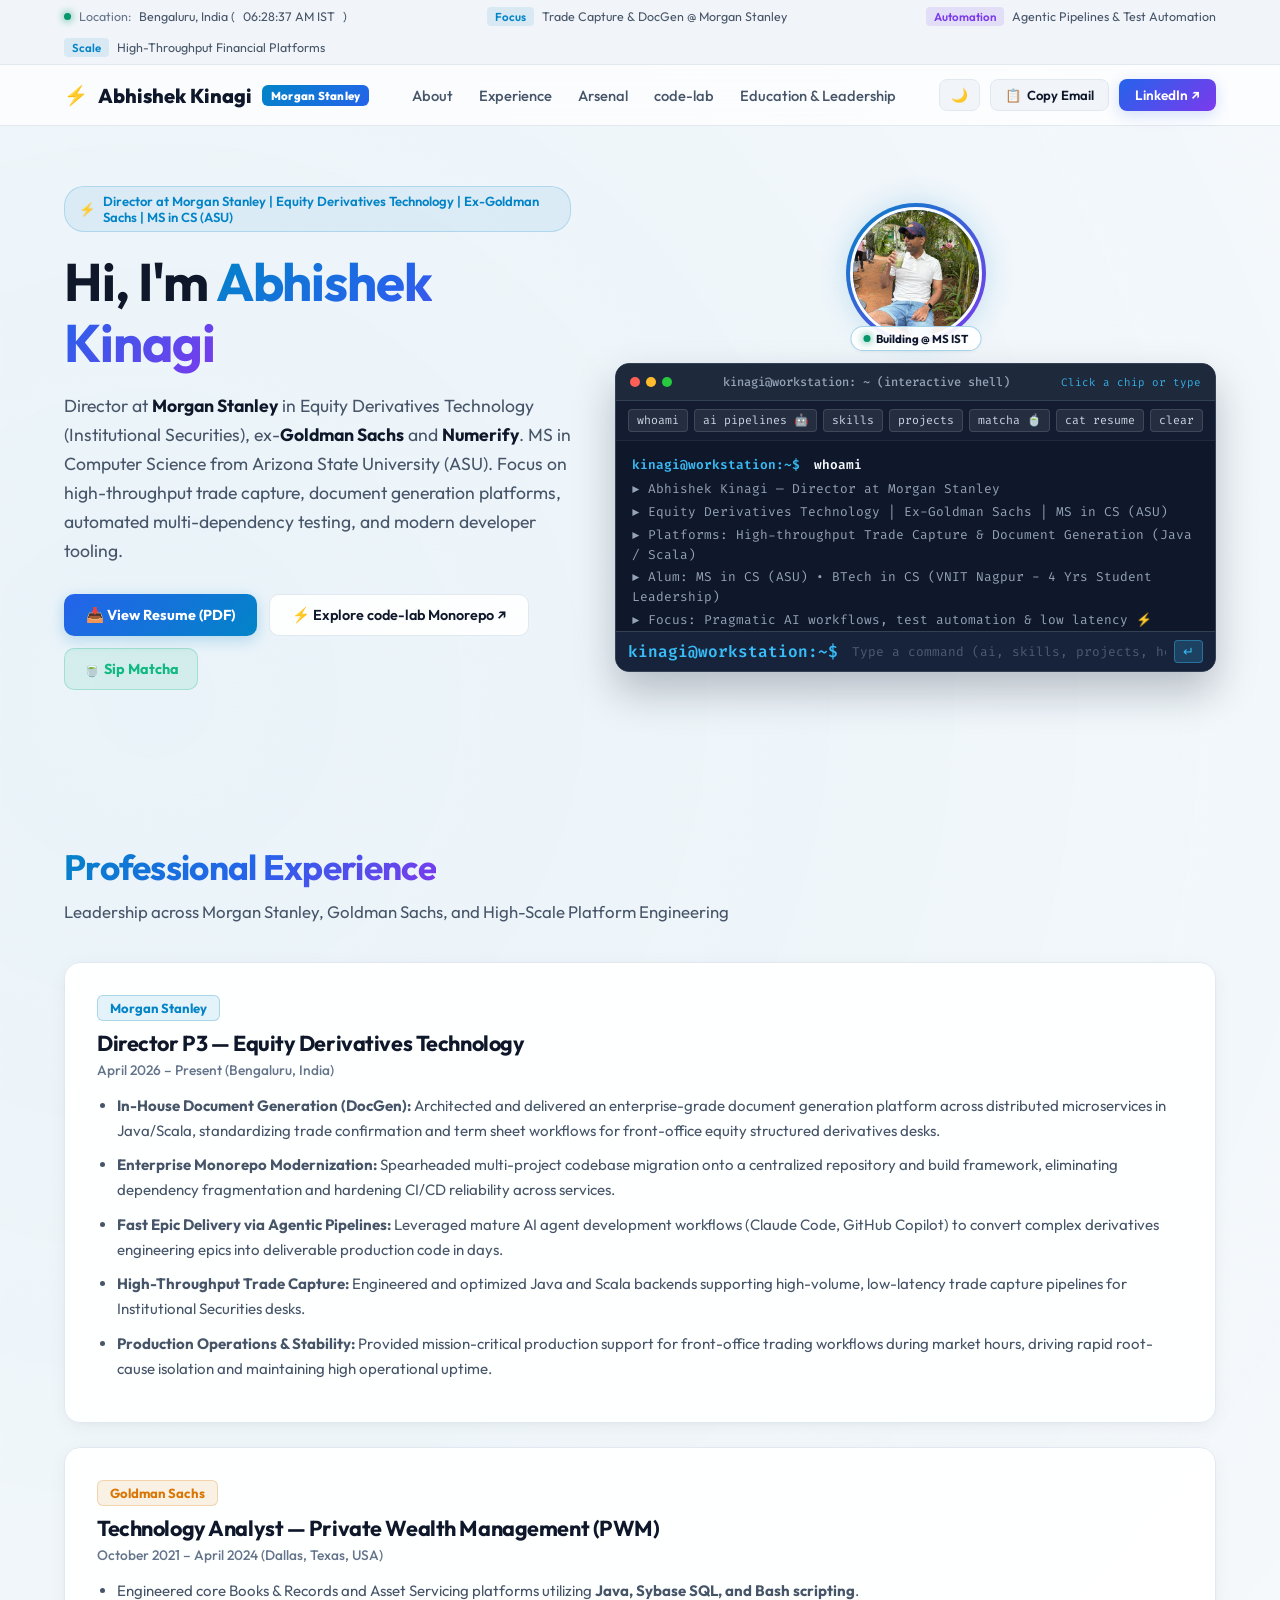
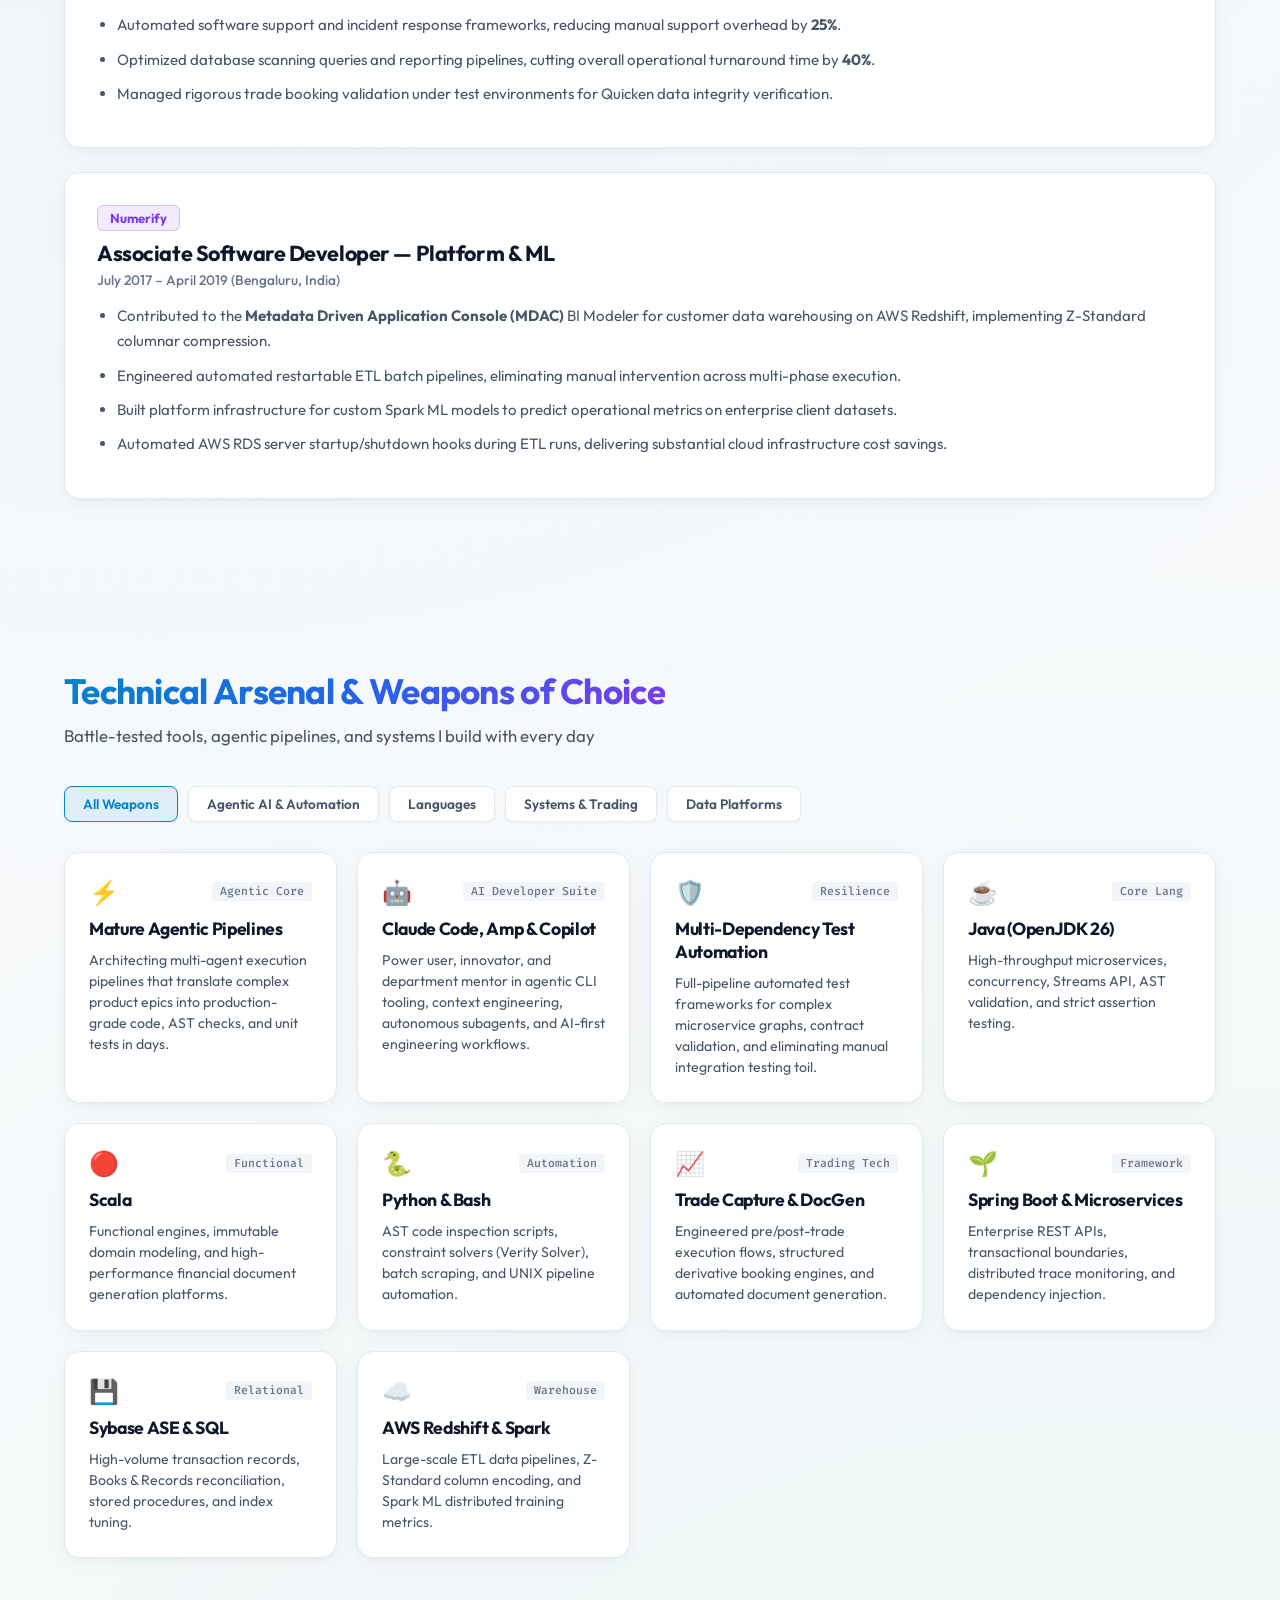
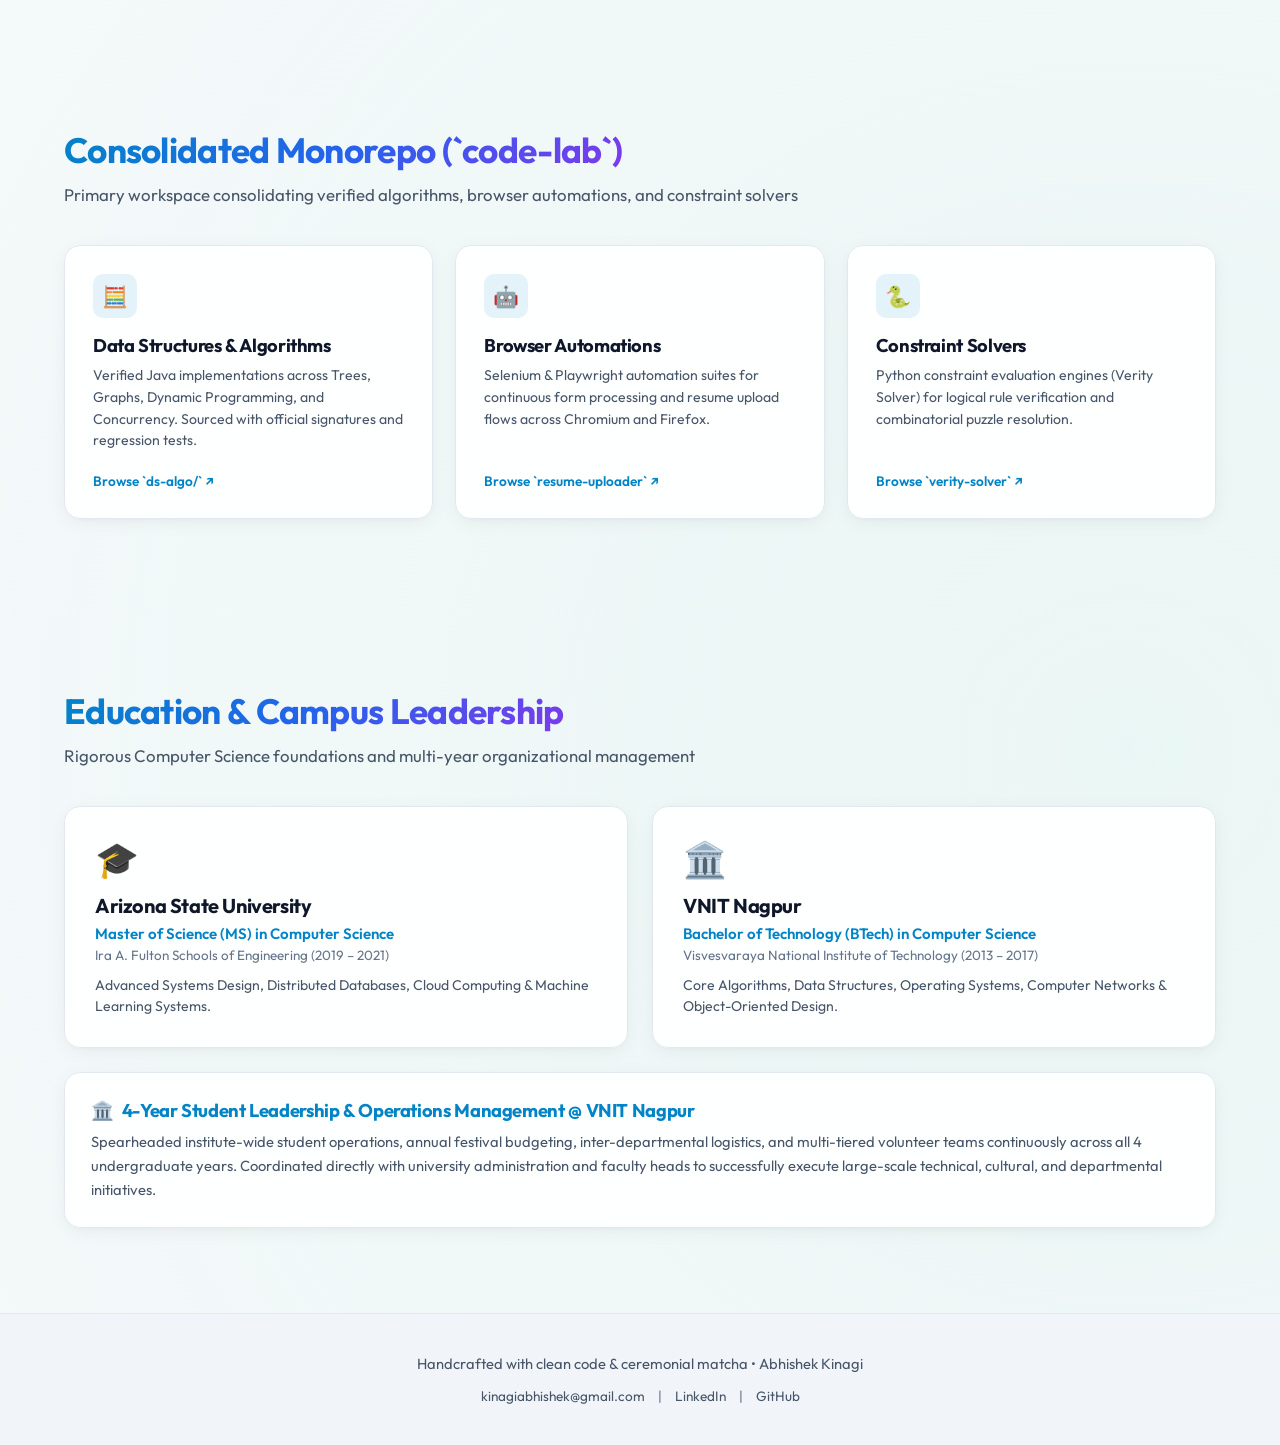
<file: index.html>
<!DOCTYPE html>
<html lang="en" data-theme="light">
<head>
  <meta charset="UTF-8">
  <meta name="viewport" content="width=device-width, initial-scale=1.0">
  <title>Abhishek Kinagi | Director at Morgan Stanley | Equity Derivatives Technology</title>
  <meta name="description" content="Portfolio of Abhishek Kinagi - Director at Morgan Stanley | Equity Derivatives Technology | Ex-Goldman Sachs | MS in CS (ASU)">
  <meta property="og:title" content="Abhishek Kinagi | Director at Morgan Stanley">
  <meta property="og:description" content="Director at Morgan Stanley | Equity Derivatives Technology | Ex-Goldman Sachs | MS in CS (ASU)">
  <meta property="og:image" content="profile.png">
  <meta property="og:type" content="website">
  
  <link rel="stylesheet" href="style.css">
  <link rel="icon" href="data:image/svg+xml,<svg xmlns=%22http://www.w3.org/2000/svg%22 viewBox=%220 0 100 100%22><text y=%22.9em%22 font-size=%2290%22>⚡</text></svg>">
</head>
<body>

  <!-- Top Real-Time Status Bar -->
  <div class="status-ticker-bar">
    <div class="container ticker-container">
      <div class="ticker-item">
        <span class="ticker-dot pulse"></span>
        <span class="ticker-label">Location:</span> Bengaluru, India (<span id="live-ist-clock">Loading...</span>)
      </div>
      <div class="ticker-item">
        <span class="ticker-badge">Focus</span> Trade Capture & DocGen @ Morgan Stanley
      </div>
      <div class="ticker-item">
        <span class="ticker-badge ai-badge">Automation</span> Agentic Pipelines & Test Automation
      </div>
      <div class="ticker-item">
        <span class="ticker-badge stack-badge">Scale</span> High-Throughput Financial Platforms
      </div>
    </div>
  </div>

  <!-- Header / Navigation -->
  <header>
    <div class="container nav-container">
      <a href="#" class="logo">
        <span class="logo-mark">⚡</span> Abhishek Kinagi <span class="logo-badge">Morgan Stanley</span>
      </a>
      <ul class="nav-links">
        <li><a href="#about">About</a></li>
        <li><a href="#experience">Experience</a></li>
        <li><a href="#skills">Arsenal</a></li>
        <li><a href="#monorepo">code-lab</a></li>
        <li><a href="#education">Education & Leadership</a></li>
      </ul>
      <div class="nav-actions">
        <button id="theme-toggle-btn" class="nav-btn-theme" title="Toggle theme (Light / Dark)">
          <span id="theme-icon">🌙</span>
        </button>
        <button id="copy-email-btn" class="nav-btn-copy" title="Copy email address">
          📋 <span id="copy-text">Copy Email</span>
        </button>
        <a href="https://www.linkedin.com/in/kinagiabhishek/" target="_blank" class="nav-cta">LinkedIn ↗</a>
      </div>
    </div>
  </header>

  <!-- Hero Section -->
  <section class="hero" id="about">
    <div class="container hero-grid">
      <div class="hero-content">
        <div class="hero-tag">
          <span>⚡</span> Director at Morgan Stanley | Equity Derivatives Technology | Ex-Goldman Sachs | MS in CS (ASU)
        </div>
        <h1 class="hero-title">
          Hi, I'm <span class="gradient-text">Abhishek Kinagi</span>
        </h1>
        <p class="hero-desc">
          Director at <strong>Morgan Stanley</strong> in Equity Derivatives Technology (Institutional Securities), ex-<strong>Goldman Sachs</strong> and <strong>Numerify</strong>. MS in Computer Science from Arizona State University (ASU). Focus on high-throughput trade capture, document generation platforms, automated multi-dependency testing, and modern developer tooling.
        </p>
        <div class="hero-buttons">
          <a href="Abhishek_Kinagi_Resume.pdf" target="_blank" class="btn-primary">
            📥 View Resume (PDF)
          </a>
          <a href="https://github.com/kinagiabhishek/code-lab" target="_blank" class="btn-secondary">
            ⚡ Explore code-lab Monorepo ↗
          </a>
          <button id="sip-matcha-btn" class="btn-fun" title="Take a sip of matcha">
            🍵 Sip Matcha
          </button>
        </div>
      </div>

      <!-- Profile Photo + Interactive Playable Terminal -->
      <div class="profile-hero-wrapper">
        <div class="profile-avatar-container">
          <img src="profile.png" alt="Abhishek Kinagi" class="profile-img">
          <div class="profile-status-pill">
            <span class="status-dot"></span> Building @ MS IST
          </div>
        </div>

        <!-- Real Interactive CLI Window -->
        <div class="terminal-window">
          <div class="terminal-header">
            <div class="terminal-controls">
              <span class="dot dot-red"></span>
              <span class="dot dot-yellow"></span>
              <span class="dot dot-green"></span>
            </div>
            <span class="terminal-title">kinagi@workstation: ~ (interactive shell)</span>
            <span class="terminal-hint">Click a chip or type</span>
          </div>
          
          <div class="terminal-chips">
            <button class="t-chip" data-cmd="whoami">whoami</button>
            <button class="t-chip" data-cmd="ai">ai pipelines 🤖</button>
            <button class="t-chip" data-cmd="skills">skills</button>
            <button class="t-chip" data-cmd="projects">projects</button>
            <button class="t-chip" data-cmd="matcha">matcha 🍵</button>
            <button class="t-chip" data-cmd="resume">cat resume</button>
            <button class="t-chip" data-cmd="clear">clear</button>
          </div>

          <div class="terminal-body" id="terminal-screen">
            <div class="t-line"><span class="t-prompt">kinagi@workstation:~$</span> <span class="t-cmd">whoami</span></div>
            <div class="t-out">► Abhishek Kinagi — Director at Morgan Stanley</div>
            <div class="t-out">► Equity Derivatives Technology | Ex-Goldman Sachs | MS in CS (ASU)</div>
            <div class="t-out">► Platforms: High-throughput Trade Capture & Document Generation (Java / Scala)</div>
            <div class="t-out">► Alum: MS in CS (ASU) • BTech in CS (VNIT Nagpur - 4 Yrs Student Leadership)</div>
            <div class="t-out">► Focus: Pragmatic AI workflows, test automation & low latency ⚡</div>
          </div>

          <div class="terminal-input-bar">
            <span class="t-prompt">kinagi@workstation:~$</span>
            <input type="text" id="terminal-input" placeholder="Type a command (ai, skills, projects, help)..." autocomplete="off" spellcheck="false" />
            <button id="terminal-run-btn" title="Execute command">↵</button>
          </div>
        </div>
      </div>
    </div>
  </section>

  <!-- Career & Professional Experience -->
  <section id="experience">
    <div class="container">
      <h2 class="section-title">
        <span class="gradient-text">Professional Experience</span>
      </h2>
      <p class="section-subtitle">Leadership across Morgan Stanley, Goldman Sachs, and High-Scale Platform Engineering</p>

      <div class="timeline">
        <!-- Morgan Stanley -->
        <div class="timeline-item glass-card">
          <div class="timeline-header">
            <div>
              <span class="company-badge">Morgan Stanley</span>
              <h3>Director P3 — Equity Derivatives Technology</h3>
              <p class="timeline-date">April 2026 – Present (Bengaluru, India)</p>
            </div>
          </div>
          <ul class="experience-list">
            <li><strong>In-House Document Generation (DocGen):</strong> Architected and delivered an enterprise-grade document generation platform across distributed microservices in Java/Scala, standardizing trade confirmation and term sheet workflows for front-office equity structured derivatives desks.</li>
            <li><strong>Enterprise Monorepo Modernization:</strong> Spearheaded multi-project codebase migration onto a centralized repository and build framework, eliminating dependency fragmentation and hardening CI/CD reliability across services.</li>
            <li><strong>Fast Epic Delivery via Agentic Pipelines:</strong> Leveraged mature AI agent development workflows (Claude Code, GitHub Copilot) to convert complex derivatives engineering epics into deliverable production code in days.</li>
            <li><strong>High-Throughput Trade Capture:</strong> Engineered and optimized Java and Scala backends supporting high-volume, low-latency trade capture pipelines for Institutional Securities desks.</li>
            <li><strong>Production Operations & Stability:</strong> Provided mission-critical production support for front-office trading workflows during market hours, driving rapid root-cause isolation and maintaining high operational uptime.</li>
          </ul>
        </div>

        <!-- Goldman Sachs -->
        <div class="timeline-item glass-card">
          <div class="timeline-header">
            <div>
              <span class="company-badge gs-badge">Goldman Sachs</span>
              <h3>Technology Analyst — Private Wealth Management (PWM)</h3>
              <p class="timeline-date">October 2021 – April 2024 (Dallas, Texas, USA)</p>
            </div>
          </div>
          <ul class="experience-list">
            <li>Engineered core Books & Records and Asset Servicing platforms utilizing <strong>Java, Sybase SQL, and Bash scripting</strong>.</li>
            <li>Automated software support and incident response frameworks, reducing manual support overhead by <strong>25%</strong>.</li>
            <li>Optimized database scanning queries and reporting pipelines, cutting overall operational turnaround time by <strong>40%</strong>.</li>
            <li>Managed rigorous trade booking validation under test environments for Quicken data integrity verification.</li>
          </ul>
        </div>

        <!-- Numerify -->
        <div class="timeline-item glass-card">
          <div class="timeline-header">
            <div>
              <span class="company-badge num-badge">Numerify</span>
              <h3>Associate Software Developer — Platform & ML</h3>
              <p class="timeline-date">July 2017 – April 2019 (Bengaluru, India)</p>
            </div>
          </div>
          <ul class="experience-list">
            <li>Contributed to the <strong>Metadata Driven Application Console (MDAC)</strong> BI Modeler for customer data warehousing on AWS Redshift, implementing Z-Standard columnar compression.</li>
            <li>Engineered automated restartable ETL batch pipelines, eliminating manual intervention across multi-phase execution.</li>
            <li>Built platform infrastructure for custom Spark ML models to predict operational metrics on enterprise client datasets.</li>
            <li>Automated AWS RDS server startup/shutdown hooks during ETL runs, delivering substantial cloud infrastructure cost savings.</li>
          </ul>
        </div>
      </div>
    </div>
  </section>

  <!-- Weapons of Choice / Tech Stack -->
  <section id="skills">
    <div class="container">
      <h2 class="section-title">
        <span class="gradient-text">Technical Arsenal & Weapons of Choice</span>
      </h2>
      <p class="section-subtitle">Battle-tested tools, agentic pipelines, and systems I build with every day</p>

      <div class="skills-filter-bar">
        <button class="skill-tab active" data-filter="all">All Weapons</button>
        <button class="skill-tab" data-filter="ai">Agentic AI & Automation</button>
        <button class="skill-tab" data-filter="languages">Languages</button>
        <button class="skill-tab" data-filter="systems">Systems & Trading</button>
        <button class="skill-tab" data-filter="data">Data Platforms</button>
      </div>

      <div class="skills-grid">
        <div class="glass-card skill-card" data-category="ai">
          <div class="skill-card-top">
            <span class="skill-card-icon">⚡</span>
            <span class="skill-card-tag">Agentic Core</span>
          </div>
          <h4>Mature Agentic Pipelines</h4>
          <p>Architecting multi-agent execution pipelines that translate complex product epics into production-grade code, AST checks, and unit tests in days.</p>
        </div>

        <div class="glass-card skill-card" data-category="ai">
          <div class="skill-card-top">
            <span class="skill-card-icon">🤖</span>
            <span class="skill-card-tag">AI Developer Suite</span>
          </div>
          <h4>Claude Code, Amp & Copilot</h4>
          <p>Power user, innovator, and department mentor in agentic CLI tooling, context engineering, autonomous subagents, and AI-first engineering workflows.</p>
        </div>

        <div class="glass-card skill-card" data-category="ai">
          <div class="skill-card-top">
            <span class="skill-card-icon">🛡️</span>
            <span class="skill-card-tag">Resilience</span>
          </div>
          <h4>Multi-Dependency Test Automation</h4>
          <p>Full-pipeline automated test frameworks for complex microservice graphs, contract validation, and eliminating manual integration testing toil.</p>
        </div>

        <div class="glass-card skill-card" data-category="languages">
          <div class="skill-card-top">
            <span class="skill-card-icon">☕</span>
            <span class="skill-card-tag">Core Lang</span>
          </div>
          <h4>Java (OpenJDK 26)</h4>
          <p>High-throughput microservices, concurrency, Streams API, AST validation, and strict assertion testing.</p>
        </div>

        <div class="glass-card skill-card" data-category="languages">
          <div class="skill-card-top">
            <span class="skill-card-icon">🔴</span>
            <span class="skill-card-tag">Functional</span>
          </div>
          <h4>Scala</h4>
          <p>Functional engines, immutable domain modeling, and high-performance financial document generation platforms.</p>
        </div>

        <div class="glass-card skill-card" data-category="languages">
          <div class="skill-card-top">
            <span class="skill-card-icon">🐍</span>
            <span class="skill-card-tag">Automation</span>
          </div>
          <h4>Python & Bash</h4>
          <p>AST code inspection scripts, constraint solvers (Verity Solver), batch scraping, and UNIX pipeline automation.</p>
        </div>

        <div class="glass-card skill-card" data-category="systems">
          <div class="skill-card-top">
            <span class="skill-card-icon">📈</span>
            <span class="skill-card-tag">Trading Tech</span>
          </div>
          <h4>Trade Capture & DocGen</h4>
          <p>Engineered pre/post-trade execution flows, structured derivative booking engines, and automated document generation.</p>
        </div>

        <div class="glass-card skill-card" data-category="systems">
          <div class="skill-card-top">
            <span class="skill-card-icon">🌱</span>
            <span class="skill-card-tag">Framework</span>
          </div>
          <h4>Spring Boot & Microservices</h4>
          <p>Enterprise REST APIs, transactional boundaries, distributed trace monitoring, and dependency injection.</p>
        </div>

        <div class="glass-card skill-card" data-category="data">
          <div class="skill-card-top">
            <span class="skill-card-icon">💾</span>
            <span class="skill-card-tag">Relational</span>
          </div>
          <h4>Sybase ASE & SQL</h4>
          <p>High-volume transaction records, Books & Records reconciliation, stored procedures, and index tuning.</p>
        </div>

        <div class="glass-card skill-card" data-category="data">
          <div class="skill-card-top">
            <span class="skill-card-icon">☁️</span>
            <span class="skill-card-tag">Warehouse</span>
          </div>
          <h4>AWS Redshift & Spark</h4>
          <p>Large-scale ETL data pipelines, Z-Standard column encoding, and Spark ML distributed training metrics.</p>
        </div>
      </div>
    </div>
  </section>

  <!-- Monorepo Spotlight Section -->
  <section id="monorepo">
    <div class="container">
      <h2 class="section-title">
        <span class="gradient-text">Consolidated Monorepo (`code-lab`)</span>
      </h2>
      <p class="section-subtitle">Primary workspace consolidating verified algorithms, browser automations, and constraint solvers</p>

      <div class="monorepo-grid">
        <div class="glass-card repo-subcard">
          <div class="repo-icon">🧮</div>
          <h4>Data Structures & Algorithms</h4>
          <p>Verified Java implementations across Trees, Graphs, Dynamic Programming, and Concurrency. Sourced with official signatures and regression tests.</p>
          <a href="https://github.com/kinagiabhishek/code-lab/tree/master/ds-algo" target="_blank">Browse `ds-algo/` ↗</a>
        </div>

        <div class="glass-card repo-subcard">
          <div class="repo-icon">🤖</div>
          <h4>Browser Automations</h4>
          <p>Selenium & Playwright automation suites for continuous form processing and resume upload flows across Chromium and Firefox.</p>
          <a href="https://github.com/kinagiabhishek/code-lab/tree/master/automations/resume-uploader" target="_blank">Browse `resume-uploader` ↗</a>
        </div>

        <div class="glass-card repo-subcard">
          <div class="repo-icon">🐍</div>
          <h4>Constraint Solvers</h4>
          <p>Python constraint evaluation engines (Verity Solver) for logical rule verification and combinatorial puzzle resolution.</p>
          <a href="https://github.com/kinagiabhishek/code-lab/tree/master/scripts/verity-solver" target="_blank">Browse `verity-solver` ↗</a>
        </div>
      </div>
    </div>
  </section>

  <!-- Education & Campus Leadership Section -->
  <section id="education">
    <div class="container">
      <h2 class="section-title">
        <span class="gradient-text">Education & Campus Leadership</span>
      </h2>
      <p class="section-subtitle">Rigorous Computer Science foundations and multi-year organizational management</p>

      <div class="edu-grid">
        <div class="glass-card edu-card">
          <div class="edu-icon">🎓</div>
          <h3>Arizona State University</h3>
          <p class="edu-degree">Master of Science (MS) in Computer Science</p>
          <p class="edu-school">Ira A. Fulton Schools of Engineering (2019 – 2021)</p>
          <p class="edu-desc">Advanced Systems Design, Distributed Databases, Cloud Computing & Machine Learning Systems.</p>
        </div>

        <div class="glass-card edu-card">
          <div class="edu-icon">🏛️</div>
          <h3>VNIT Nagpur</h3>
          <p class="edu-degree">Bachelor of Technology (BTech) in Computer Science</p>
          <p class="edu-school">Visvesvaraya National Institute of Technology (2013 – 2017)</p>
          <p class="edu-desc">Core Algorithms, Data Structures, Operating Systems, Computer Networks & Object-Oriented Design.</p>
        </div>
      </div>

      <div class="glass-card" style="margin-top: 24px; padding: 26px;">
        <h4 style="font-size: 1.15rem; margin-bottom: 8px; color: var(--accent-cyan); display: flex; align-items: center; gap: 8px;">
          <span>🏛️</span> 4-Year Student Leadership & Operations Management @ VNIT Nagpur
        </h4>
        <p style="color: var(--text-secondary); line-height: 1.6; font-size: 0.92rem;">
          Spearheaded institute-wide student operations, annual festival budgeting, inter-departmental logistics, and multi-tiered volunteer teams continuously across all 4 undergraduate years. Coordinated directly with university administration and faculty heads to successfully execute large-scale technical, cultural, and departmental initiatives.
        </p>
      </div>
    </div>
  </section>

  <!-- Toast Notification Container -->
  <div id="toast-container" class="toast-container"></div>

  <!-- Footer -->
  <footer>
    <div class="container">
      <p class="footer-quote">Handcrafted with clean code & ceremonial matcha • Abhishek Kinagi</p>
      <p style="color: var(--text-muted); font-size: 0.85rem;">
        <a href="mailto:kinagiabhishek@gmail.com" style="color: var(--text-secondary); text-decoration: none; margin: 0 10px;">kinagiabhishek@gmail.com</a> |
        <a href="https://www.linkedin.com/in/kinagiabhishek/" target="_blank" style="color: var(--text-secondary); text-decoration: none; margin: 0 10px;">LinkedIn</a> |
        <a href="https://github.com/kinagiabhishek" target="_blank" style="color: var(--text-secondary); text-decoration: none; margin: 0 10px;">GitHub</a>
      </p>
    </div>
  </footer>

  <script src="script.js"></script>
</body>
</html>
</file>
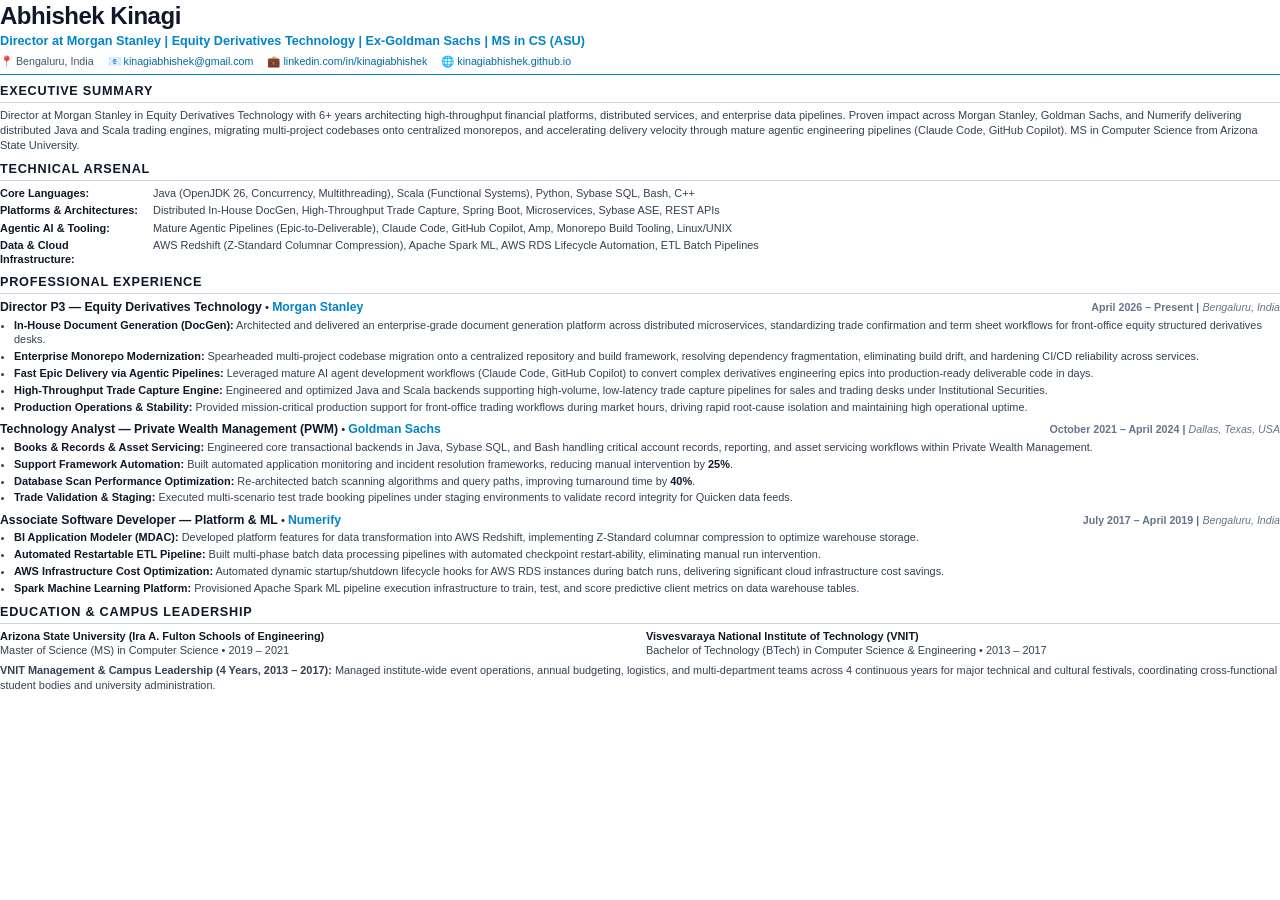
<file: resume_source.html>
<!DOCTYPE html>
<html lang="en">
<head>
  <meta charset="UTF-8">
  <title>Abhishek Kinagi - Resume</title>
  <style>
    @page {
      size: A4;
      margin: 8mm 12mm;
    }
    * {
      box-sizing: border-box;
      margin: 0;
      padding: 0;
    }
    body {
      font-family: -apple-system, BlinkMacSystemFont, "Segoe UI", Roboto, "Helvetica Neue", Arial, sans-serif;
      color: #1e293b;
      background: #fff;
      font-size: 8.5pt;
      line-height: 1.34;
    }
    a {
      color: #0369a1;
      text-decoration: none;
    }
    header {
      border-bottom: 1.5px solid #0284c7;
      padding-bottom: 6px;
      margin-bottom: 8px;
    }
    .header-row {
      display: flex;
      justify-content: space-between;
      align-items: baseline;
    }
    h1 {
      font-size: 18pt;
      font-weight: 800;
      color: #0f172a;
      letter-spacing: -0.02em;
    }
    .title-sub {
      font-size: 9.5pt;
      font-weight: 700;
      color: #0284c7;
      margin-top: 1px;
    }
    .contact-info {
      font-size: 8pt;
      color: #475569;
      margin-top: 4px;
      display: flex;
      gap: 14px;
      flex-wrap: wrap;
    }
    .section {
      margin-bottom: 8px;
    }
    .section-title {
      font-size: 9.5pt;
      font-weight: 800;
      text-transform: uppercase;
      letter-spacing: 0.06em;
      color: #0f172a;
      border-bottom: 1px solid #cbd5e1;
      padding-bottom: 2px;
      margin-bottom: 5px;
    }
    .summary-text {
      font-size: 8.3pt;
      color: #334155;
      line-height: 1.35;
    }
    .skills-grid {
      display: grid;
      grid-template-columns: 145px 1fr;
      gap: 3px 8px;
      font-size: 8.2pt;
      line-height: 1.3;
    }
    .skill-cat {
      font-weight: 700;
      color: #0f172a;
    }
    .skill-items {
      color: #334155;
    }
    .job-entry {
      margin-bottom: 7px;
    }
    .job-header {
      display: flex;
      justify-content: space-between;
      align-items: baseline;
      margin-bottom: 2px;
    }
    .job-title {
      font-size: 9.2pt;
      font-weight: 700;
      color: #0f172a;
    }
    .company {
      font-size: 9.2pt;
      font-weight: 700;
      color: #0284c7;
    }
    .job-date {
      font-size: 8pt;
      color: #64748b;
      font-weight: 600;
    }
    .job-location {
      font-size: 8pt;
      color: #64748b;
      font-style: italic;
    }
    ul.job-bullets {
      padding-left: 14px;
      margin-top: 2px;
    }
    ul.job-bullets li {
      font-size: 8.2pt;
      color: #334155;
      margin-bottom: 2.5px;
      line-height: 1.32;
    }
    ul.job-bullets li strong {
      color: #0f172a;
    }
    .edu-grid {
      display: grid;
      grid-template-columns: 1fr 1fr;
      gap: 12px;
    }
    .edu-item {
      font-size: 8.2pt;
    }
    .edu-school {
      font-weight: 700;
      color: #0f172a;
    }
    .edu-degree {
      color: #334155;
    }
    .leadership-box {
      font-size: 8.2pt;
      color: #334155;
      line-height: 1.35;
    }
  </style>
</head>
<body>

  <header>
    <div class="header-row">
      <div>
        <h1>Abhishek Kinagi</h1>
        <div class="title-sub">Director at Morgan Stanley | Equity Derivatives Technology | Ex-Goldman Sachs | MS in CS (ASU)</div>
      </div>
    </div>
    <div class="contact-info">
      <span>📍 Bengaluru, India</span>
      <span>📧 <a href="mailto:kinagiabhishek@gmail.com">kinagiabhishek@gmail.com</a></span>
      <span>💼 <a href="https://www.linkedin.com/in/kinagiabhishek/">linkedin.com/in/kinagiabhishek</a></span>
      <span>🌐 <a href="https://kinagiabhishek.github.io/kinagiabhishek/">kinagiabhishek.github.io</a></span>
    </div>
  </header>

  <section class="section">
    <div class="section-title">Executive Summary</div>
    <p class="summary-text">
      Director at Morgan Stanley in Equity Derivatives Technology with 6+ years architecting high-throughput financial platforms, distributed services, and enterprise data pipelines. Proven impact across Morgan Stanley, Goldman Sachs, and Numerify delivering distributed Java and Scala trading engines, migrating multi-project codebases onto centralized monorepos, and accelerating delivery velocity through mature agentic engineering pipelines (Claude Code, GitHub Copilot). MS in Computer Science from Arizona State University.
    </p>
  </section>

  <section class="section">
    <div class="section-title">Technical Arsenal</div>
    <div class="skills-grid">
      <div class="skill-cat">Core Languages:</div>
      <div class="skill-items">Java (OpenJDK 26, Concurrency, Multithreading), Scala (Functional Systems), Python, Sybase SQL, Bash, C++</div>
      <div class="skill-cat">Platforms & Architectures:</div>
      <div class="skill-items">Distributed In-House DocGen, High-Throughput Trade Capture, Spring Boot, Microservices, Sybase ASE, REST APIs</div>
      <div class="skill-cat">Agentic AI & Tooling:</div>
      <div class="skill-items">Mature Agentic Pipelines (Epic-to-Deliverable), Claude Code, GitHub Copilot, Amp, Monorepo Build Tooling, Linux/UNIX</div>
      <div class="skill-cat">Data & Cloud Infrastructure:</div>
      <div class="skill-items">AWS Redshift (Z-Standard Columnar Compression), Apache Spark ML, AWS RDS Lifecycle Automation, ETL Batch Pipelines</div>
    </div>
  </section>

  <section class="section">
    <div class="section-title">Professional Experience</div>

    <div class="job-entry">
      <div class="job-header">
        <div>
          <span class="job-title">Director P3 — Equity Derivatives Technology</span> • <span class="company">Morgan Stanley</span>
        </div>
        <div>
          <span class="job-date">April 2026 – Present</span> | <span class="job-location">Bengaluru, India</span>
        </div>
      </div>
      <ul class="job-bullets">
        <li><strong>In-House Document Generation (DocGen):</strong> Architected and delivered an enterprise-grade document generation platform across distributed microservices, standardizing trade confirmation and term sheet workflows for front-office equity structured derivatives desks.</li>
        <li><strong>Enterprise Monorepo Modernization:</strong> Spearheaded multi-project codebase migration onto a centralized repository and build framework, resolving dependency fragmentation, eliminating build drift, and hardening CI/CD reliability across services.</li>
        <li><strong>Fast Epic Delivery via Agentic Pipelines:</strong> Leveraged mature AI agent development workflows (Claude Code, GitHub Copilot) to convert complex derivatives engineering epics into production-ready deliverable code in days.</li>
        <li><strong>High-Throughput Trade Capture Engine:</strong> Engineered and optimized Java and Scala backends supporting high-volume, low-latency trade capture pipelines for sales and trading desks under Institutional Securities.</li>
        <li><strong>Production Operations & Stability:</strong> Provided mission-critical production support for front-office trading workflows during market hours, driving rapid root-cause isolation and maintaining high operational uptime.</li>
      </ul>
    </div>

    <div class="job-entry">
      <div class="job-header">
        <div>
          <span class="job-title">Technology Analyst — Private Wealth Management (PWM)</span> • <span class="company">Goldman Sachs</span>
        </div>
        <div>
          <span class="job-date">October 2021 – April 2024</span> | <span class="job-location">Dallas, Texas, USA</span>
        </div>
      </div>
      <ul class="job-bullets">
        <li><strong>Books & Records & Asset Servicing:</strong> Engineered core transactional backends in Java, Sybase SQL, and Bash handling critical account records, reporting, and asset servicing workflows within Private Wealth Management.</li>
        <li><strong>Support Framework Automation:</strong> Built automated application monitoring and incident resolution frameworks, reducing manual intervention by <strong>25%</strong>.</li>
        <li><strong>Database Scan Performance Optimization:</strong> Re-architected batch scanning algorithms and query paths, improving turnaround time by <strong>40%</strong>.</li>
        <li><strong>Trade Validation & Staging:</strong> Executed multi-scenario test trade booking pipelines under staging environments to validate record integrity for Quicken data feeds.</li>
      </ul>
    </div>

    <div class="job-entry">
      <div class="job-header">
        <div>
          <span class="job-title">Associate Software Developer — Platform & ML</span> • <span class="company">Numerify</span>
        </div>
        <div>
          <span class="job-date">July 2017 – April 2019</span> | <span class="job-location">Bengaluru, India</span>
        </div>
      </div>
      <ul class="job-bullets">
        <li><strong>BI Application Modeler (MDAC):</strong> Developed platform features for data transformation into AWS Redshift, implementing Z-Standard columnar compression to optimize warehouse storage.</li>
        <li><strong>Automated Restartable ETL Pipeline:</strong> Built multi-phase batch data processing pipelines with automated checkpoint restart-ability, eliminating manual run intervention.</li>
        <li><strong>AWS Infrastructure Cost Optimization:</strong> Automated dynamic startup/shutdown lifecycle hooks for AWS RDS instances during batch runs, delivering significant cloud infrastructure cost savings.</li>
        <li><strong>Spark Machine Learning Platform:</strong> Provisioned Apache Spark ML pipeline execution infrastructure to train, test, and score predictive client metrics on data warehouse tables.</li>
      </ul>
    </div>
  </section>

  <section class="section">
    <div class="section-title">Education & Campus Leadership</div>
    <div class="edu-grid">
      <div class="edu-item">
        <div class="edu-school">Arizona State University (Ira A. Fulton Schools of Engineering)</div>
        <div class="edu-degree">Master of Science (MS) in Computer Science • 2019 – 2021</div>
      </div>
      <div class="edu-item">
        <div class="edu-school">Visvesvaraya National Institute of Technology (VNIT)</div>
        <div class="edu-degree">Bachelor of Technology (BTech) in Computer Science & Engineering • 2013 – 2017</div>
      </div>
    </div>
    <div class="leadership-box" style="margin-top: 5px;">
      <strong>VNIT Management & Campus Leadership (4 Years, 2013 – 2017):</strong> Managed institute-wide event operations, annual budgeting, logistics, and multi-department teams across 4 continuous years for major technical and cultural festivals, coordinating cross-functional student bodies and university administration.
    </div>
  </section>

</body>
</html>
</file>
<file: style.css>
/* ==========================================================================
   Abhishek Kinagi - Professional Portfolio Design System
   Modern Light Architecture with Quartz Glassmorphism & Dark Mode Toggle
   ========================================================================== */

@import url('https://fonts.googleapis.com/css2?family=Fira+Code:wght@400;500;600&family=Outfit:wght@300;400;500;600;700;800&display=swap');

/* Default Theme: Premium Light Quartz */
:root {
  --bg-primary: #f8fafc;
  --bg-secondary: #f1f5f9;
  --bg-card: rgba(255, 255, 255, 0.92);
  --bg-card-hover: #ffffff;
  --bg-glass: rgba(255, 255, 255, 0.7);
  --border-glass: #e2e8f0;
  --border-card: #e2e8f0;
  --border-glow: rgba(2, 132, 199, 0.35);
  
  --accent-cyan: #0284c7;
  --accent-blue: #2563eb;
  --accent-purple: #7c3aed;
  --accent-green: #059669;
  --accent-matcha: #10b981;
  --accent-amber: #d97706;
  --accent-red: #e11d48;
  
  --text-primary: #0f172a;
  --text-secondary: #475569;
  --text-muted: #64748b;
  
  --font-sans: 'Outfit', -apple-system, BlinkMacSystemFont, sans-serif;
  --font-mono: 'Fira Code', monospace;
  
  --shadow-sm: 0 1px 3px rgba(0, 0, 0, 0.05);
  --shadow-card: 0 4px 20px -2px rgba(15, 23, 42, 0.06), 0 2px 6px -1px rgba(15, 23, 42, 0.03);
  --shadow-hover: 0 12px 30px -4px rgba(2, 132, 199, 0.14), 0 4px 10px -2px rgba(15, 23, 42, 0.04);
  --shadow-glow: 0 0 25px rgba(2, 132, 199, 0.15);
  
  --transition-fast: all 0.2s cubic-bezier(0.4, 0, 0.2, 1);
  --transition-normal: all 0.3s cubic-bezier(0.4, 0, 0.2, 1);
}

/* Dark Mode Overrides */
[data-theme="dark"] {
  --bg-primary: #0a0c10;
  --bg-secondary: #12161f;
  --bg-card: rgba(22, 27, 38, 0.75);
  --bg-card-hover: #161b26;
  --bg-glass: rgba(255, 255, 255, 0.03);
  --border-glass: rgba(255, 255, 255, 0.08);
  --border-card: rgba(255, 255, 255, 0.08);
  --border-glow: rgba(97, 175, 239, 0.35);
  
  --accent-cyan: #00f2fe;
  --accent-blue: #4facfe;
  --accent-purple: #7000ff;
  --accent-green: #00e676;
  --accent-matcha: #2ecc71;
  --accent-amber: #ffb300;
  --accent-red: #ff375f;
  
  --text-primary: #f0f6fc;
  --text-secondary: #8b949e;
  --text-muted: #6e7681;
  
  --shadow-card: 0 4px 20px rgba(0, 0, 0, 0.4);
  --shadow-hover: 0 0 30px rgba(79, 172, 254, 0.2);
  --shadow-glow: 0 0 30px rgba(79, 172, 254, 0.2);
}

* {
  margin: 0;
  padding: 0;
  box-sizing: border-box;
}

html {
  scroll-behavior: smooth;
  font-family: var(--font-sans);
  background-color: var(--bg-primary);
  color: var(--text-primary);
  transition: background-color 0.3s ease, color 0.3s ease;
}

body {
  overflow-x: hidden;
  background-color: var(--bg-primary);
  background-image: 
    radial-gradient(circle at 12% 15%, rgba(2, 132, 199, 0.06) 0%, transparent 45%),
    radial-gradient(circle at 88% 85%, rgba(16, 185, 129, 0.06) 0%, transparent 45%);
  min-height: 100vh;
  transition: background-color 0.3s ease, color 0.3s ease;
}

[data-theme="dark"] body {
  background-image: 
    radial-gradient(circle at 15% 15%, rgba(79, 172, 254, 0.08) 0%, transparent 40%),
    radial-gradient(circle at 85% 75%, rgba(112, 0, 255, 0.06) 0%, transparent 40%);
}

/* Scrollbar */
::-webkit-scrollbar {
  width: 8px;
}
::-webkit-scrollbar-track {
  background: var(--bg-primary);
}
::-webkit-scrollbar-thumb {
  background: var(--border-glass);
  border-radius: 4px;
}
::-webkit-scrollbar-thumb:hover {
  background: var(--accent-blue);
}

/* Layout Utilities */
.container {
  max-width: 1200px;
  margin: 0 auto;
  padding: 0 24px;
}

section {
  padding: 85px 0;
}

/* Cards & Glassmorphism */
.glass-card {
  background: var(--bg-card);
  backdrop-filter: blur(16px);
  -webkit-backdrop-filter: blur(16px);
  border: 1px solid var(--border-card);
  border-radius: 16px;
  box-shadow: var(--shadow-card);
  transition: var(--transition-normal);
}
.glass-card:hover {
  border-color: var(--border-glow);
  box-shadow: var(--shadow-hover);
  transform: translateY(-3px);
  background: var(--bg-card-hover);
}

/* Typography */
h1, h2, h3, h4 {
  font-weight: 700;
  letter-spacing: -0.02em;
  color: var(--text-primary);
}

.gradient-text {
  background: linear-gradient(135deg, var(--accent-cyan), var(--accent-blue), var(--accent-purple));
  -webkit-background-clip: text;
  -webkit-text-fill-color: transparent;
}

.section-title {
  font-size: 2.2rem;
  margin-bottom: 12px;
  display: flex;
  align-items: center;
  gap: 12px;
}

.section-subtitle {
  color: var(--text-secondary);
  font-size: 1.05rem;
  margin-bottom: 40px;
}

/* Top Live Status Ticker Bar */
.status-ticker-bar {
  background: var(--bg-secondary);
  border-bottom: 1px solid var(--border-glass);
  padding: 7px 0;
  font-size: 0.78rem;
  position: relative;
  z-index: 1001;
}

.ticker-container {
  display: flex;
  justify-content: space-between;
  align-items: center;
  flex-wrap: wrap;
  gap: 12px;
}

.ticker-item {
  display: flex;
  align-items: center;
  gap: 8px;
  color: var(--text-secondary);
}

.ticker-dot {
  width: 7px;
  height: 7px;
  border-radius: 50%;
  background: var(--accent-green);
  display: inline-block;
}
.ticker-dot.pulse {
  box-shadow: 0 0 8px var(--accent-green);
  animation: pulseDot 2s infinite;
}

@keyframes pulseDot {
  0%, 100% { opacity: 1; transform: scale(1); }
  50% { opacity: 0.5; transform: scale(0.85); }
}

.ticker-label {
  color: var(--text-muted);
}

.ticker-badge {
  background: rgba(2, 132, 199, 0.1);
  color: var(--accent-cyan);
  padding: 2px 8px;
  border-radius: 4px;
  font-weight: 600;
  font-size: 0.72rem;
}
.ticker-badge.ai-badge {
  background: rgba(124, 58, 237, 0.12);
  color: var(--accent-purple);
}
.ticker-badge.matcha-badge {
  background: rgba(16, 185, 129, 0.12);
  color: var(--accent-matcha);
}
.ticker-badge.algo-badge {
  background: rgba(217, 119, 6, 0.12);
  color: var(--accent-amber);
}

/* Header & Nav */
header {
  position: sticky;
  top: 0;
  left: 0;
  right: 0;
  z-index: 1000;
  background: var(--bg-glass);
  backdrop-filter: blur(14px);
  -webkit-backdrop-filter: blur(14px);
  border-bottom: 1px solid var(--border-glass);
  padding: 14px 0;
  transition: background-color 0.3s ease;
}

.nav-container {
  display: flex;
  justify-content: space-between;
  align-items: center;
}

.logo {
  font-weight: 800;
  font-size: 1.25rem;
  color: var(--text-primary);
  text-decoration: none;
  display: flex;
  align-items: center;
  gap: 10px;
}

.logo-mark {
  color: var(--accent-cyan);
  font-size: 1.2rem;
}

.logo-badge {
  background: linear-gradient(135deg, var(--accent-cyan), var(--accent-blue));
  color: #fff;
  padding: 3px 9px;
  border-radius: 6px;
  font-size: 0.72rem;
  font-weight: 800;
  letter-spacing: 0.02em;
}

.nav-links {
  display: flex;
  gap: 26px;
  list-style: none;
}

.nav-links a {
  color: var(--text-secondary);
  text-decoration: none;
  font-weight: 500;
  font-size: 0.92rem;
  transition: var(--transition-fast);
}

.nav-links a:hover {
  color: var(--accent-cyan);
}

.nav-actions {
  display: flex;
  align-items: center;
  gap: 10px;
}

.nav-btn-theme {
  background: var(--bg-secondary);
  border: 1px solid var(--border-glass);
  color: var(--text-primary);
  padding: 7px 11px;
  border-radius: 8px;
  font-size: 0.85rem;
  cursor: pointer;
  transition: var(--transition-fast);
  display: inline-flex;
  align-items: center;
  gap: 4px;
}
.nav-btn-theme:hover {
  border-color: var(--accent-cyan);
  color: var(--accent-cyan);
}

.nav-btn-copy {
  background: var(--bg-secondary);
  border: 1px solid var(--border-glass);
  color: var(--text-primary);
  padding: 7px 14px;
  border-radius: 8px;
  font-size: 0.82rem;
  font-weight: 600;
  cursor: pointer;
  display: inline-flex;
  align-items: center;
  gap: 6px;
  transition: var(--transition-fast);
  font-family: inherit;
}
.nav-btn-copy:hover {
  background: rgba(2, 132, 199, 0.1);
  border-color: var(--accent-cyan);
  color: var(--accent-cyan);
}

.nav-cta {
  background: linear-gradient(135deg, var(--accent-blue), var(--accent-purple));
  color: #fff;
  padding: 7px 16px;
  border-radius: 8px;
  text-decoration: none;
  font-weight: 600;
  font-size: 0.85rem;
  transition: var(--transition-fast);
  box-shadow: 0 4px 15px rgba(37, 99, 235, 0.2);
}
.nav-cta:hover {
  opacity: 0.92;
  transform: translateY(-1px);
}

/* Hero Section */
.hero {
  padding-top: 60px;
  padding-bottom: 70px;
}

.hero-grid {
  display: grid;
  grid-template-columns: 1.05fr 0.95fr;
  gap: 44px;
  align-items: center;
}

.hero-tag {
  display: inline-flex;
  align-items: center;
  gap: 8px;
  padding: 6px 14px;
  border-radius: 20px;
  background: rgba(2, 132, 199, 0.08);
  border: 1px solid rgba(2, 132, 199, 0.2);
  color: var(--accent-cyan);
  font-size: 0.82rem;
  font-weight: 600;
  margin-bottom: 20px;
}

.hero-title {
  font-size: 3.3rem;
  line-height: 1.15;
  margin-bottom: 18px;
}

.hero-desc {
  font-size: 1.1rem;
  color: var(--text-secondary);
  line-height: 1.65;
  margin-bottom: 28px;
}
.hero-desc strong {
  color: var(--text-primary);
}

.hero-buttons {
  display: flex;
  gap: 12px;
  flex-wrap: wrap;
}

.btn-primary {
  background: linear-gradient(135deg, var(--accent-blue), var(--accent-cyan));
  color: #fff;
  padding: 11px 22px;
  border-radius: 10px;
  font-weight: 700;
  font-size: 0.9rem;
  text-decoration: none;
  transition: var(--transition-fast);
  display: inline-flex;
  align-items: center;
  gap: 8px;
  box-shadow: 0 4px 15px rgba(2, 132, 199, 0.25);
}
.btn-primary:hover {
  transform: translateY(-2px);
  box-shadow: 0 6px 20px rgba(2, 132, 199, 0.35);
}

.btn-secondary {
  background: var(--bg-card);
  border: 1px solid var(--border-glass);
  color: var(--text-primary);
  padding: 11px 22px;
  border-radius: 10px;
  font-weight: 600;
  font-size: 0.9rem;
  text-decoration: none;
  transition: var(--transition-fast);
  display: inline-flex;
  align-items: center;
  gap: 8px;
}
.btn-secondary:hover {
  border-color: var(--accent-blue);
  color: var(--accent-blue);
}

.btn-fun {
  background: rgba(16, 185, 129, 0.1);
  border: 1px solid rgba(16, 185, 129, 0.25);
  color: var(--accent-matcha);
  padding: 11px 18px;
  border-radius: 10px;
  font-weight: 700;
  font-size: 0.9rem;
  cursor: pointer;
  transition: var(--transition-fast);
  display: inline-flex;
  align-items: center;
  gap: 6px;
  font-family: inherit;
}
.btn-fun:hover {
  background: rgba(16, 185, 129, 0.2);
  transform: translateY(-2px);
  box-shadow: 0 4px 15px rgba(16, 185, 129, 0.2);
}

/* Profile Photo & Avatar Component */
.profile-hero-wrapper {
  display: flex;
  flex-direction: column;
  gap: 20px;
}

.profile-avatar-container {
  position: relative;
  width: 140px;
  height: 140px;
  margin: 0 auto;
  border-radius: 50%;
  padding: 4px;
  background: linear-gradient(135deg, var(--accent-cyan), var(--accent-purple));
  box-shadow: 0 0 30px rgba(2, 132, 199, 0.2);
}

.profile-img {
  width: 100%;
  height: 100%;
  object-fit: cover;
  border-radius: 50%;
  border: 3px solid var(--bg-primary);
}

.profile-status-pill {
  position: absolute;
  bottom: -8px;
  left: 50%;
  transform: translateX(-50%);
  background: var(--bg-card);
  border: 1px solid var(--border-glow);
  padding: 4px 12px;
  border-radius: 20px;
  font-size: 0.72rem;
  font-weight: 700;
  color: var(--text-primary);
  white-space: nowrap;
  display: flex;
  align-items: center;
  gap: 6px;
  box-shadow: var(--shadow-sm);
}

.status-dot {
  width: 7px;
  height: 7px;
  background: var(--accent-green);
  border-radius: 50%;
  box-shadow: 0 0 8px var(--accent-green);
}

/* Interactive Developer Terminal Window (High-Contrast Slate Shell) */
.terminal-window {
  background: #0f172a;
  border: 1px solid #334155;
  border-radius: 14px;
  overflow: hidden;
  box-shadow: 0 20px 40px rgba(15, 23, 42, 0.25);
  font-family: var(--font-mono);
}

.terminal-header {
  background: #1e293b;
  padding: 10px 14px;
  display: flex;
  align-items: center;
  justify-content: space-between;
  border-bottom: 1px solid #334155;
}

.terminal-controls {
  display: flex;
  gap: 6px;
}

.dot { width: 10px; height: 10px; border-radius: 50%; }
.dot-red { background: #ff5f56; }
.dot-yellow { background: #ffbd2e; }
.dot-green { background: #27c93f; }

.terminal-title {
  color: #94a3b8;
  font-size: 0.75rem;
  font-weight: 500;
}

.terminal-hint {
  color: #38bdf8;
  font-size: 0.68rem;
  opacity: 0.9;
}

/* Terminal Quick Chips */
.terminal-chips {
  background: #131c31;
  padding: 8px 12px;
  display: flex;
  gap: 6px;
  overflow-x: auto;
  border-bottom: 1px solid rgba(255, 255, 255, 0.06);
}
.terminal-chips::-webkit-scrollbar {
  height: 4px;
}

.t-chip {
  background: rgba(255, 255, 255, 0.08);
  border: 1px solid rgba(255, 255, 255, 0.12);
  color: #cbd5e1;
  font-family: var(--font-mono);
  font-size: 0.72rem;
  padding: 3px 8px;
  border-radius: 4px;
  cursor: pointer;
  white-space: nowrap;
  transition: var(--transition-fast);
}
.t-chip:hover {
  background: rgba(56, 189, 248, 0.2);
  border-color: #38bdf8;
  color: #38bdf8;
}

.terminal-body {
  padding: 14px 16px;
  font-size: 0.8rem;
  line-height: 1.55;
  height: 190px;
  overflow-y: auto;
  color: #f1f5f9;
}
.terminal-body::-webkit-scrollbar {
  width: 6px;
}

.t-line {
  margin-bottom: 4px;
}

.t-prompt { color: #38bdf8; font-weight: 600; margin-right: 6px; }
.t-cmd { color: #f8fafc; font-weight: 600; }
.t-out { color: #94a3b8; margin-bottom: 3px; }
.t-highlight { color: #34d399; font-weight: 600; }
.t-matcha { color: #4ade80; }
.t-ai { color: #a78bfa; font-weight: 600; }
.t-warn { color: #fbbf24; }
.t-error { color: #f87171; }

.terminal-input-bar {
  background: #17223b;
  border-top: 1px solid #334155;
  padding: 8px 12px;
  display: flex;
  align-items: center;
  gap: 8px;
}

#terminal-input {
  background: transparent;
  border: none;
  outline: none;
  color: #f8fafc;
  font-family: var(--font-mono);
  font-size: 0.8rem;
  flex-grow: 1;
}
#terminal-input::placeholder {
  color: #64748b;
  opacity: 0.7;
}

#terminal-run-btn {
  background: rgba(56, 189, 248, 0.2);
  border: 1px solid rgba(56, 189, 248, 0.4);
  color: #38bdf8;
  border-radius: 4px;
  padding: 2px 8px;
  font-size: 0.8rem;
  cursor: pointer;
  font-family: var(--font-mono);
  transition: var(--transition-fast);
}
#terminal-run-btn:hover {
  background: #38bdf8;
  color: #0f172a;
}

/* Timeline Experience Section */
.timeline {
  display: flex;
  flex-direction: column;
  gap: 24px;
}

.timeline-item {
  padding: 32px;
}

.timeline-header {
  margin-bottom: 14px;
}

.company-badge {
  display: inline-block;
  background: rgba(2, 132, 199, 0.1);
  color: #0284c7;
  border: 1px solid rgba(2, 132, 199, 0.25);
  padding: 4px 12px;
  border-radius: 6px;
  font-size: 0.82rem;
  font-weight: 700;
  margin-bottom: 8px;
}
.company-badge.gs-badge {
  background: rgba(217, 119, 6, 0.1);
  color: #d97706;
  border-color: rgba(217, 119, 6, 0.25);
}
.company-badge.num-badge {
  background: rgba(124, 58, 237, 0.1);
  color: #7c3aed;
  border-color: rgba(124, 58, 237, 0.25);
}

.timeline-item h3 {
  font-size: 1.35rem;
  margin-bottom: 4px;
}

.timeline-date {
  color: var(--text-muted);
  font-size: 0.86rem;
  font-weight: 500;
}

.experience-list {
  padding-left: 20px;
  line-height: 1.68;
  color: var(--text-secondary);
  font-size: 0.94rem;
}
.experience-list li {
  margin-bottom: 9px;
}

/* Weapons of Choice / Tech Stack Section */
.skills-filter-bar {
  display: flex;
  gap: 10px;
  margin-bottom: 30px;
  flex-wrap: wrap;
}

.skill-tab {
  background: var(--bg-card);
  border: 1px solid var(--border-glass);
  color: var(--text-secondary);
  padding: 8px 18px;
  border-radius: 8px;
  font-weight: 600;
  font-size: 0.85rem;
  cursor: pointer;
  transition: var(--transition-fast);
  font-family: inherit;
  box-shadow: var(--shadow-sm);
}
.skill-tab:hover, .skill-tab.active {
  background: rgba(2, 132, 199, 0.1);
  border-color: var(--accent-cyan);
  color: var(--accent-cyan);
}

.skills-grid {
  display: grid;
  grid-template-columns: repeat(auto-fill, minmax(260px, 1fr));
  gap: 20px;
}

.skill-card {
  padding: 24px;
  display: flex;
  flex-direction: column;
  gap: 10px;
}

.skill-card-top {
  display: flex;
  justify-content: space-between;
  align-items: center;
}

.skill-card-icon {
  font-size: 1.5rem;
}

.skill-card-tag {
  font-size: 0.72rem;
  padding: 2px 8px;
  border-radius: 4px;
  background: var(--bg-secondary);
  color: var(--text-muted);
  font-family: var(--font-mono);
  font-weight: 500;
}

.skill-card h4 {
  font-size: 1.1rem;
}

.skill-card p {
  color: var(--text-secondary);
  font-size: 0.88rem;
  line-height: 1.5;
}

/* LeetCode & Problem Solving Metrics */
.metrics-grid {
  display: grid;
  grid-template-columns: repeat(4, 1fr);
  gap: 20px;
  margin-bottom: 35px;
}

.metric-card {
  padding: 24px;
  text-align: center;
}

.metric-num {
  font-size: 2.8rem;
  font-weight: 800;
  margin-bottom: 4px;
}

.metric-label {
  color: var(--text-secondary);
  font-size: 0.88rem;
  font-weight: 600;
}

.easy-color { color: var(--accent-green); }
.med-color { color: var(--accent-amber); }
.hard-color { color: var(--accent-red); }

/* Algorithmic Highlights Grid */
.algo-showcase-title {
  font-size: 1.25rem;
  margin-bottom: 18px;
  display: flex;
  align-items: center;
  gap: 8px;
}

.algo-grid {
  display: grid;
  grid-template-columns: repeat(3, 1fr);
  gap: 18px;
}

.algo-card {
  padding: 22px;
  display: flex;
  flex-direction: column;
  justify-content: space-between;
  gap: 12px;
}

.algo-card-header {
  display: flex;
  justify-content: space-between;
  align-items: flex-start;
  gap: 8px;
}

.algo-title {
  font-size: 0.98rem;
  font-weight: 700;
  color: var(--text-primary);
  text-decoration: none;
}
.algo-title:hover {
  color: var(--accent-cyan);
}

.diff-badge {
  font-size: 0.7rem;
  padding: 2px 7px;
  border-radius: 4px;
  font-weight: 700;
  white-space: nowrap;
}
.diff-badge.easy { background: rgba(5, 150, 105, 0.12); color: var(--accent-green); }
.diff-badge.med { background: rgba(217, 119, 6, 0.12); color: var(--accent-amber); }
.diff-badge.hard { background: rgba(225, 29, 72, 0.12); color: var(--accent-red); }

.algo-tags {
  display: flex;
  gap: 6px;
  flex-wrap: wrap;
}

.algo-tag {
  background: var(--bg-secondary);
  color: var(--text-secondary);
  font-size: 0.72rem;
  padding: 2px 6px;
  border-radius: 4px;
  font-family: var(--font-mono);
}

.algo-card-footer {
  display: flex;
  justify-content: space-between;
  align-items: center;
  font-size: 0.8rem;
  color: var(--text-muted);
  border-top: 1px solid var(--border-glass);
  padding-top: 10px;
}

.algo-repo-link {
  color: var(--accent-cyan);
  text-decoration: none;
  font-weight: 600;
  display: inline-flex;
  align-items: center;
  gap: 4px;
}
.algo-repo-link:hover {
  text-decoration: underline;
}

/* Project Monorepo Spotlight */
.monorepo-grid {
  display: grid;
  grid-template-columns: repeat(3, 1fr);
  gap: 22px;
}

.repo-subcard {
  padding: 28px;
  display: flex;
  flex-direction: column;
  height: 100%;
}

.repo-icon {
  width: 44px;
  height: 44px;
  border-radius: 10px;
  background: rgba(2, 132, 199, 0.1);
  display: flex;
  align-items: center;
  justify-content: center;
  font-size: 1.3rem;
  margin-bottom: 16px;
  color: var(--accent-cyan);
}

.repo-subcard h4 {
  font-size: 1.15rem;
  margin-bottom: 8px;
}

.repo-subcard p {
  color: var(--text-secondary);
  font-size: 0.88rem;
  line-height: 1.55;
  margin-bottom: 20px;
  flex-grow: 1;
}

.repo-subcard a {
  color: var(--accent-cyan);
  text-decoration: none;
  font-weight: 600;
  font-size: 0.85rem;
  display: inline-flex;
  align-items: center;
  gap: 6px;
}
.repo-subcard a:hover {
  text-decoration: underline;
}

/* Education Section */
.edu-grid {
  display: grid;
  grid-template-columns: 1fr 1fr;
  gap: 24px;
}

.edu-card {
  padding: 30px;
}

.edu-icon {
  font-size: 2.2rem;
  margin-bottom: 12px;
}

.edu-card h3 {
  font-size: 1.25rem;
  margin-bottom: 6px;
}

.edu-degree {
  color: var(--accent-cyan);
  font-weight: 600;
  font-size: 0.94rem;
  margin-bottom: 4px;
}

.edu-school {
  color: var(--text-muted);
  font-size: 0.84rem;
  margin-bottom: 12px;
}

.edu-desc {
  color: var(--text-secondary);
  font-size: 0.88rem;
  line-height: 1.5;
}

/* Toast Notification Component */
.toast-container {
  position: fixed;
  bottom: 24px;
  right: 24px;
  z-index: 9999;
  display: flex;
  flex-direction: column;
  gap: 10px;
  pointer-events: none;
}

.toast {
  background: #0f172a;
  border: 1px solid #38bdf8;
  box-shadow: 0 10px 30px rgba(15, 23, 42, 0.25);
  color: #f8fafc;
  padding: 12px 20px;
  border-radius: 10px;
  font-size: 0.86rem;
  display: flex;
  align-items: center;
  gap: 10px;
  transform: translateY(20px);
  opacity: 0;
  transition: all 0.3s cubic-bezier(0.4, 0, 0.2, 1);
  pointer-events: auto;
}
.toast.show {
  transform: translateY(0);
  opacity: 1;
}
.toast-matcha {
  border-color: #34d399;
}

/* Footer */
footer {
  border-top: 1px solid var(--border-glass);
  padding: 40px 0;
  text-align: center;
  color: var(--text-muted);
  font-size: 0.88rem;
  background: var(--bg-secondary);
}

.footer-quote {
  color: var(--text-secondary);
  margin-bottom: 14px;
  font-size: 0.92rem;
}

/* Responsive Breakpoints */
@media (max-width: 950px) {
  .hero-grid, .edu-grid {
    grid-template-columns: 1fr;
  }
  .hero-title {
    font-size: 2.6rem;
  }
  .metrics-grid, .monorepo-grid, .algo-grid {
    grid-template-columns: 1fr 1fr;
  }
}
@media (max-width: 650px) {
  .metrics-grid, .monorepo-grid, .algo-grid {
    grid-template-columns: 1fr;
  }
  .nav-links {
    display: none;
  }
  .ticker-container {
    justify-content: center;
  }
}
</file>
